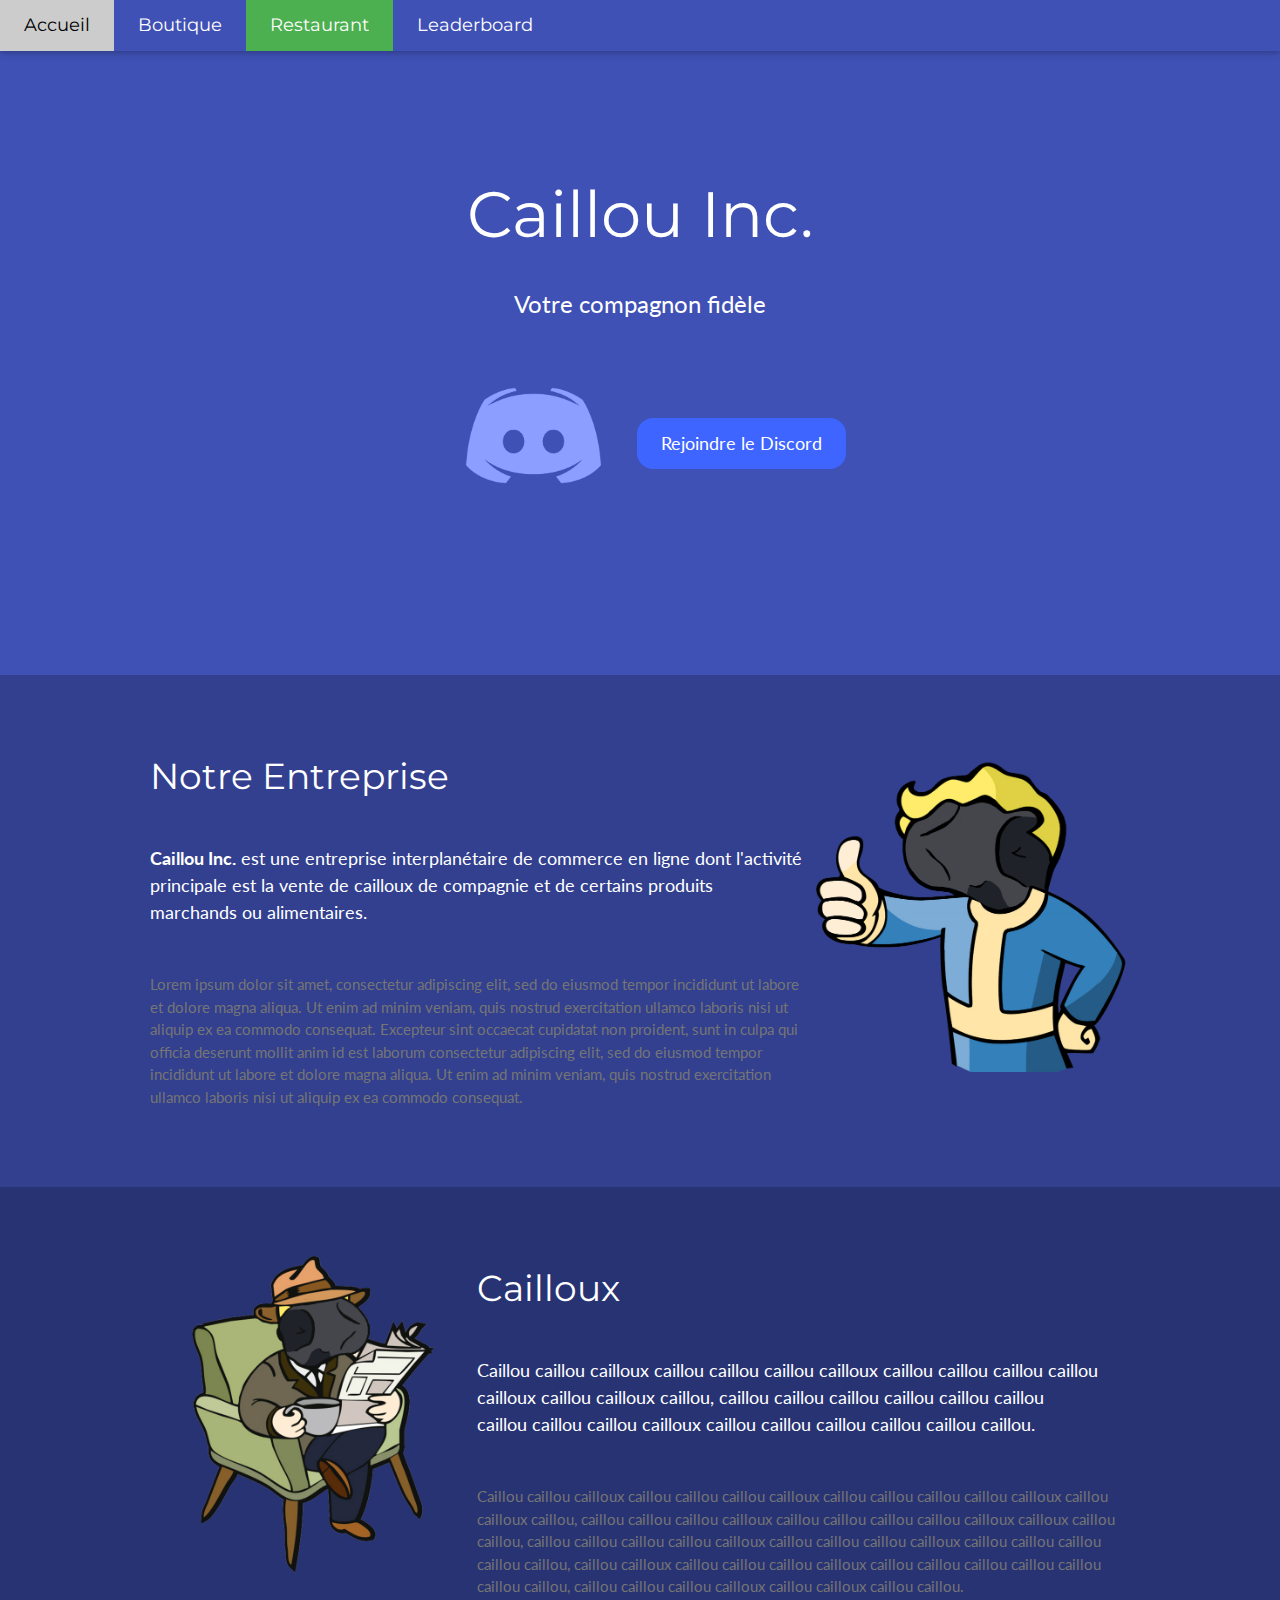
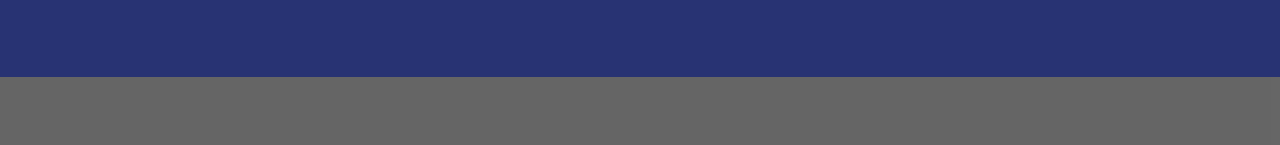
<file: index.html>
<!DOCTYPE html>
<html lang="fr">
<title>Caillou-Inc</title>
<meta charset="UTF-8">
<meta name="viewport" content="width=device-width, initial-scale=1">
<link rel="icon" href="./logo.ico" />
<link rel="stylesheet" href="https://www.w3schools.com/w3css/4/w3.css">
<link rel="stylesheet" href="https://fonts.googleapis.com/css?family=Lato">
<link rel="stylesheet" href="https://fonts.googleapis.com/css?family=Montserrat">
<link rel="stylesheet" href="https://cdnjs.cloudflare.com/ajax/libs/font-awesome/4.7.0/css/font-awesome.min.css">
<link rel="stylesheet" href="./css/w3-colors-win8.css">
<link rel="stylesheet" href="./css/w3-shades-blue.css">
<style>
body,h1,h2,h3,h4,h5,h6 {font-family: "Lato", sans-serif}
.w3-bar,h1,button {font-family: "Montserrat", sans-serif}
.fa-anchor,.fa-coffee {font-size:200px}
</style>
<body>

<!-- Navbar -->
<div class="w3-top">
  <div class="w3-bar w3-indigo w3-card w3-left-align w3-large">
    <a class="w3-bar-item w3-button w3-hide-medium w3-hide-large w3-right w3-padding-large w3-hover-white w3-large w3-indigo" href="javascript:void(0);" onclick="myFunction()" title="Toggle Navigation Menu"><i class="fa fa-bars"></i></a>
    <a href="#" class="w3-bar-item w3-button w3-padding-large w3-white">Accueil</a>
    <a href="./boutique.html" class="w3-bar-item w3-button w3-hide-small w3-padding-large w3-hover-white">Boutique</a>
    <a href="./restaurant.html" class="w3-bar-item w3-button w3-padding-large w3-hover-white w3-hide-small w3-green">Restaurant</a>
    <a href="./leaderboard.html" class="w3-bar-item w3-button w3-hide-small w3-padding-large w3-hover-white">Leaderboard</a>
  </div>

  <!-- Navbar on small screens -->
  <div id="navDemo" class="w3-bar-block w3-indigo w3-hide w3-hide-large w3-hide-medium w3-large">
    <a href="./boutique.html" class="w3-bar-item w3-button w3-padding-large w3-hover-white">Boutique</a>
    <a href="./restaurant.html" class="w3-bar-item w3-button w3-padding-large w3-hover-white">Restaurant</a>
  </div>
</div>

<!-- Header -->
<header class="w3-container w3-indigo w3-center" style="padding:150px 16px">
  <h1 class="w3-margin w3-jumbo">Caillou Inc.</h1>
  <p class="w3-xlarge">Votre compagnon fidèle</p>
  <img src="./img/discord.png" class="w3-button w3-margin w3-hover-indigo" alt="Discord" width="167" height="147" draggable="false">
  <a href="https://discord.gg/QdmRYDZQ5G" target="_blank" class="w3-button w3-win8-blue w3-padding-large w3-large w3-margin-top w3-round-xlarge">Rejoindre le Discord</a>
  </header>

<!-- First Grid -->
<div style="background-color: #32408f;" class="w3-row-padding w3-padding-64 w3-container">
  <div class="w3-content" >
    <div class="w3-twothird">
      <h1 class="w3-text-white">Notre Entreprise</h1>
      <h5 class="w3-padding-32 w3-text-white"><B>Caillou Inc.</B> est une entreprise interplanétaire de commerce en ligne dont l'activité principale est la vente de cailloux de compagnie
        et de certains produits marchands ou alimentaires.</h5>

      <p class="w3-text-grey">Lorem ipsum dolor sit amet, consectetur adipiscing elit, sed do eiusmod tempor incididunt ut labore et dolore magna aliqua. Ut enim ad minim veniam, quis nostrud exercitation ullamco laboris nisi ut aliquip ex ea commodo consequat. Excepteur sint
        occaecat cupidatat non proident, sunt in culpa qui officia deserunt mollit anim id est laborum consectetur adipiscing elit, sed do eiusmod tempor incididunt ut labore et dolore magna aliqua. Ut enim ad minim veniam, quis nostrud exercitation ullamco
        laboris nisi ut aliquip ex ea commodo consequat.</p>
    </div>

    <div class="w3-third w3-center">
      <img src="img\logo.png" width="100%" draggable="false">
    </div>
  </div>
</div>

<!-- Second Grid -->
<div class="w3-row-padding w3-padding-64 w3-container w3-theme-d2">
  <div class="w3-content">
    <div class="w3-third w3-center">
      <img src="./img/caillou-chaise.png" width="100%" draggable="false">
    </div>

    <div class="w3-twothird">
      <h1>Cailloux</h1>
      <h5 class="w3-padding-32">Caillou caillou cailloux caillou caillou caillou cailloux caillou caillou caillou caillou cailloux caillou cailloux caillou, caillou 
        caillou caillou caillou caillou caillou <br>caillou caillou caillou cailloux caillou caillou caillou caillou caillou caillou.</h5>

      <p class="w3-text-grey">Caillou caillou cailloux caillou caillou caillou cailloux caillou caillou caillou caillou cailloux caillou cailloux caillou, caillou caillou 
        caillou cailloux caillou caillou caillou caillou cailloux cailloux caillou caillou, caillou caillou caillou caillou cailloux caillou caillou caillou cailloux caillou 
        caillou caillou caillou caillou, caillou cailloux caillou caillou caillou cailloux caillou caillou caillou caillou caillou caillou caillou, caillou caillou caillou 
        cailloux caillou cailloux caillou caillou.</p>
    </div>
  </div>
</div>

<!-- Footer -->
<div class="w3-container w3-black w3-center w3-opacity" style="padding:0px 16px">
   <h1 class="w3-margin w3-xlarge w3-text-black">Oui, y a vraiment marqué 93 fois "cailloux" j'ai pas d'inspi me cassez pas les couilles</h1>
</div>

<script>
// Used to toggle the menu on small screens when clicking on the menu button
function myFunction() {
  var x = document.getElementById("navDemo");
  if (x.className.indexOf("w3-show") == -1) {
    x.className += " w3-show";
  } else { 
    x.className = x.className.replace(" w3-show", "");
  }
}
</script>

<!-- Scrollbar -->
<style>
  ::-webkit-scrollbar { 
      display: none; 
  }
    </style>
  
</body>
</html>
</file>
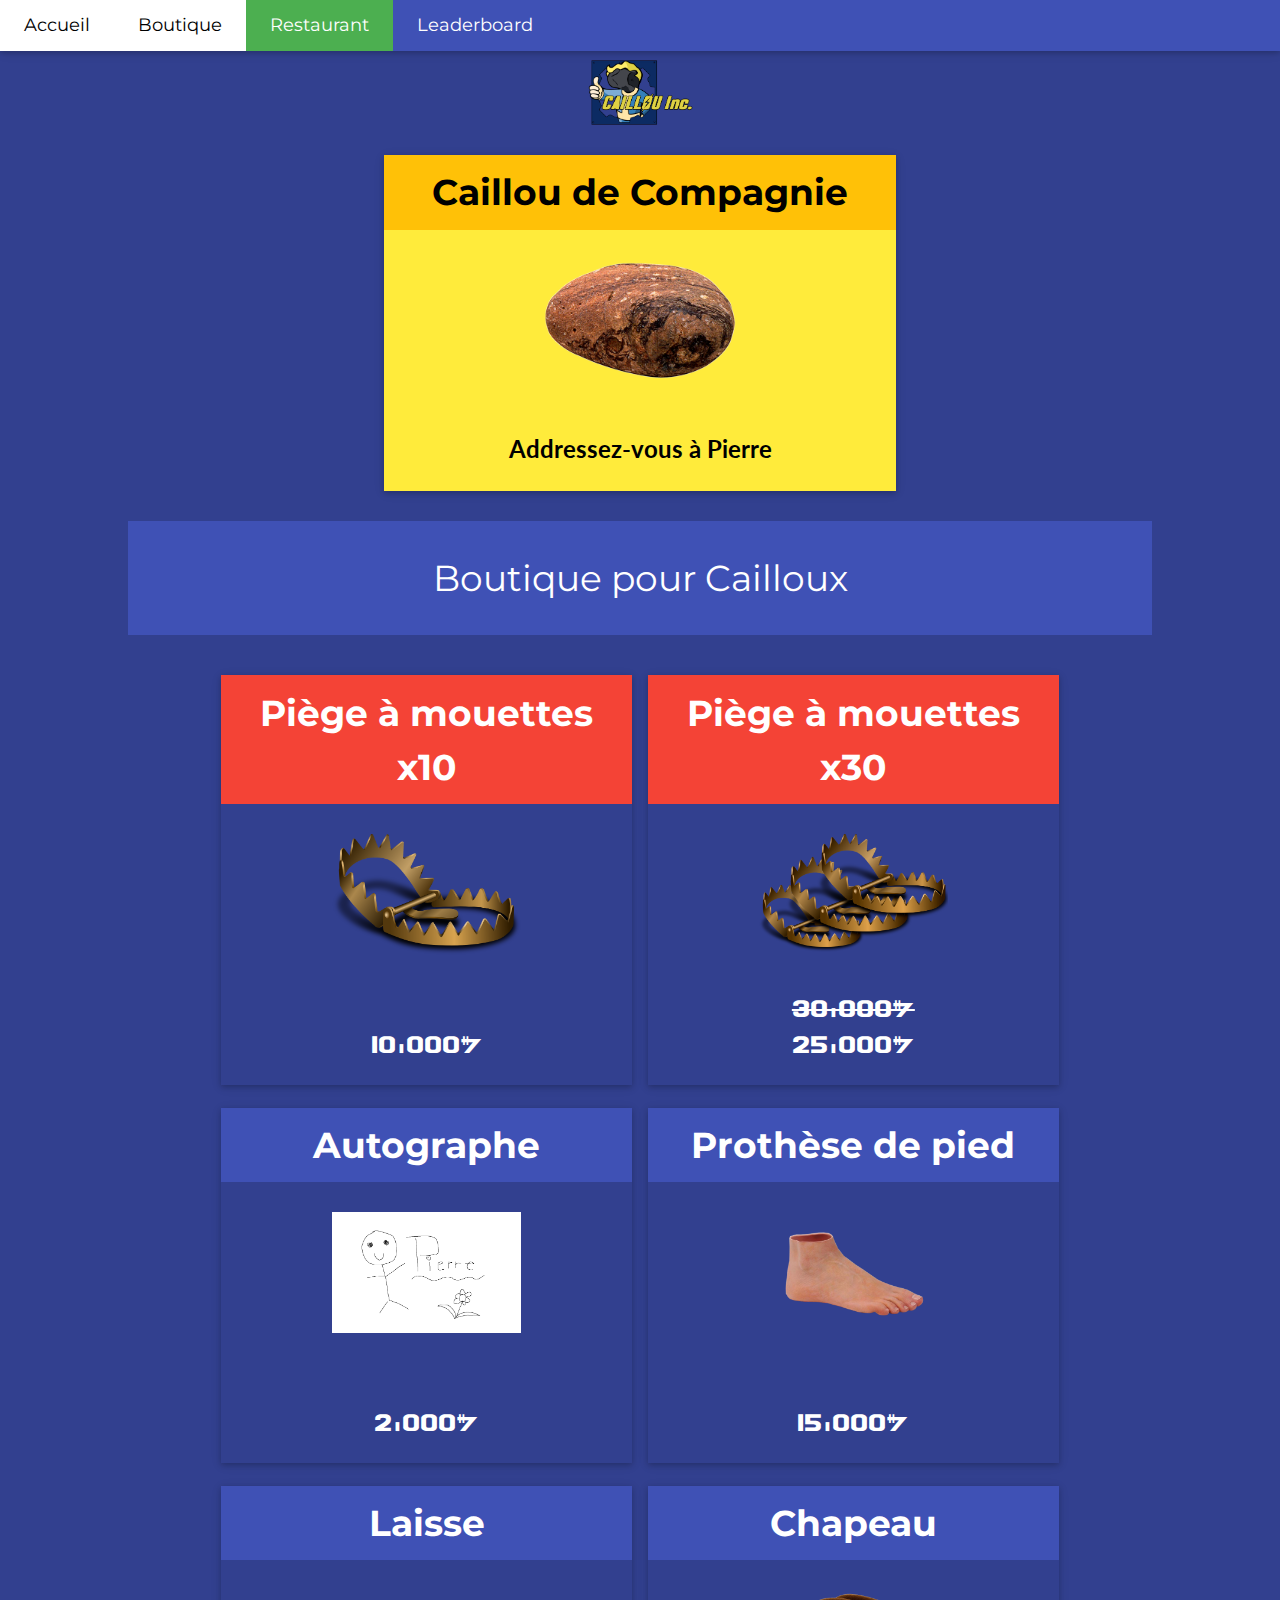
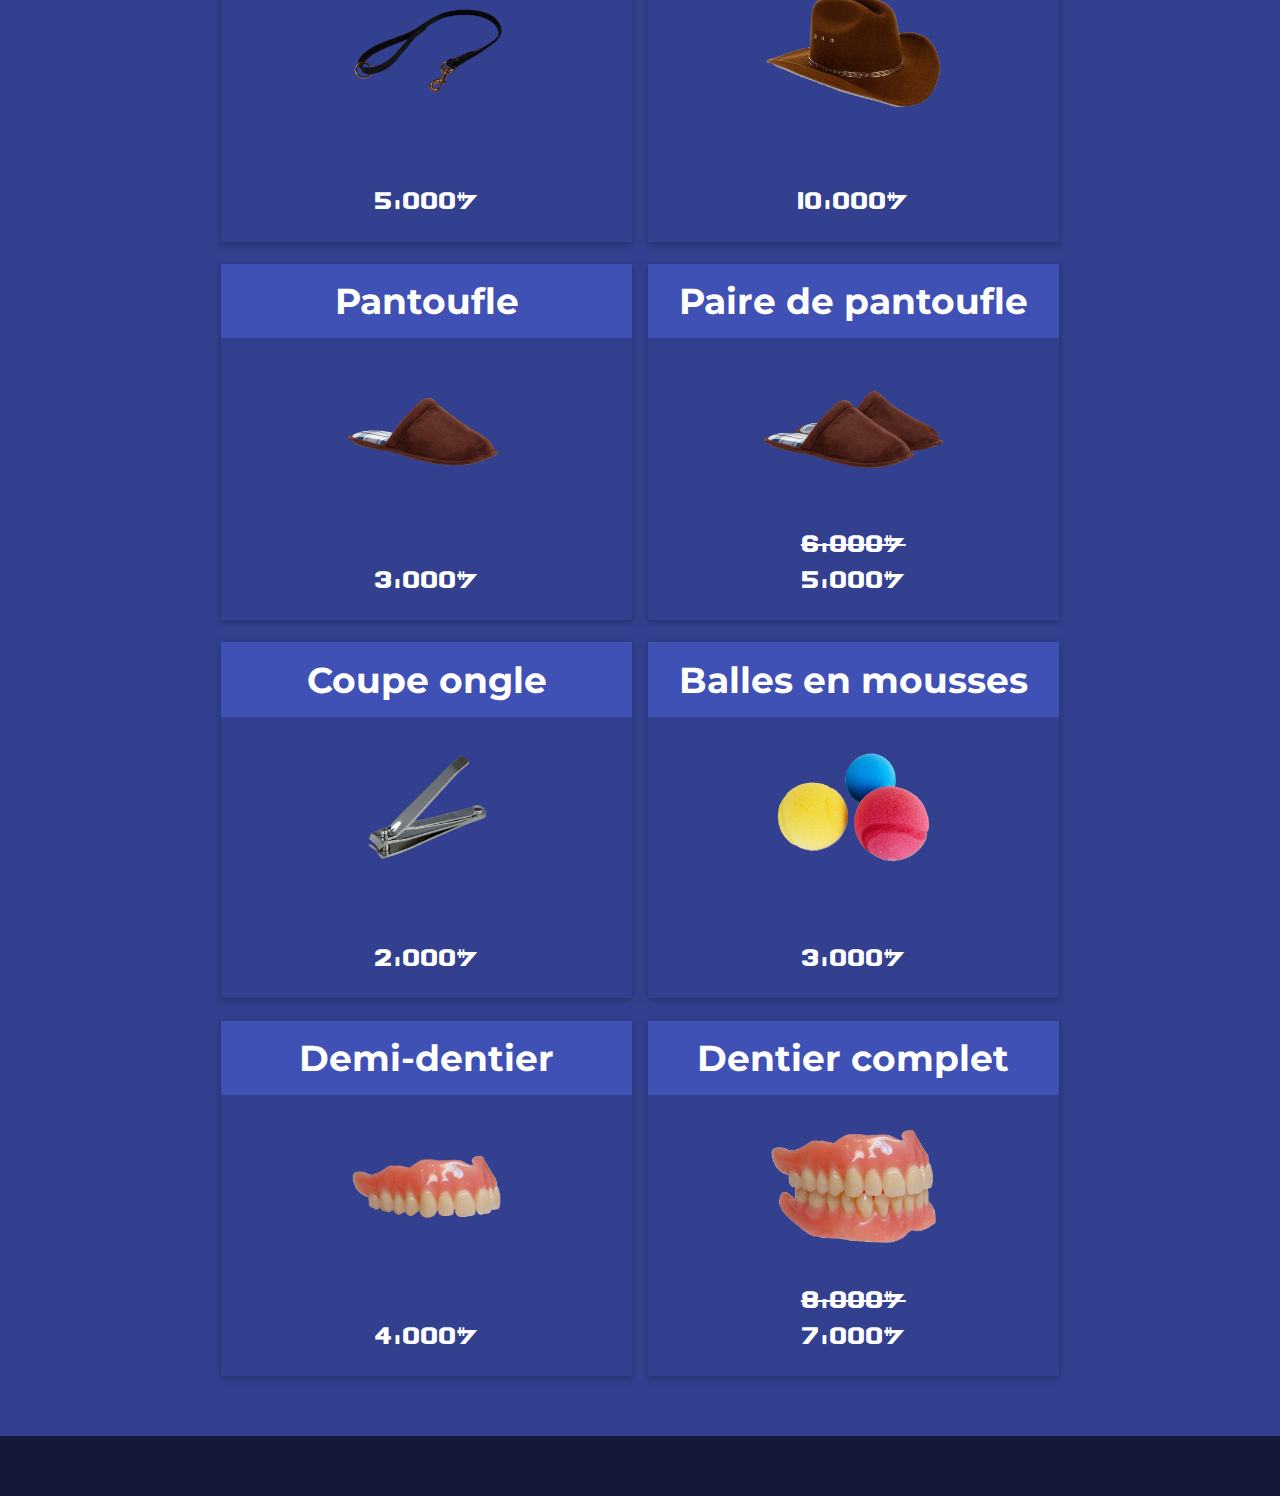
<file: boutique.html>
<!DOCTYPE html>
<html lang="fr">
<title>Caillou-Inc</title>
<meta charset="UTF-8">
<meta name="viewport" content="width=device-width, initial-scale=1">
<link rel="icon" href="./logo.ico" />
<link rel="stylesheet" href="https://www.w3schools.com/w3css/4/w3.css">
<link rel="stylesheet" href="https://fonts.googleapis.com/css?family=Lato">
<link rel="stylesheet" href="https://fonts.googleapis.com/css?family=Montserrat">
<link rel="stylesheet" href="https://cdnjs.cloudflare.com/ajax/libs/font-awesome/4.7.0/css/font-awesome.min.css">
<link rel="stylesheet" href="./css/w3-colors-win8.css">
<link rel="stylesheet" href="./css/w3-shades-blue.css">
<link rel="stylesheet" href="./css/font.css">
<style>
body,h1,h2,h3,h4,h5,h6 {font-family: "Lato", sans-serif}
.w3-bar,h1,button {font-family: "Montserrat", sans-serif}
.fa-anchor,.fa-coffee {font-size:200px}
</style>
<body >

<!-- Navbar -->
<div class="w3-top">
  <div class="w3-bar w3-indigo w3-card w3-left-align w3-large">
    <a class="w3-bar-item w3-button w3-hide-medium w3-hide-large w3-right w3-padding-large w3-hover-white w3-large w3-indigo" href="javascript:void(0);" onclick="myFunction()" title="Toggle Navigation Menu"><i class="fa fa-bars"></i></a>
    <a href="./index.html" class="w3-bar-item w3-button w3-padding-large w3-hover-white">Accueil</a>
    <a href="#" class="w3-bar-item w3-button w3-hide-small w3-padding-large w3-white">Boutique</a>
    <a href="./restaurant.html" class="w3-bar-item w3-button w3-padding-large w3-hover-white w3-hide-small w3-green">Restaurant</a>
    <a href="./leaderboard.html" class="w3-bar-item w3-button w3-hide-small w3-padding-large w3-hover-white">Leaderboard</a>
  </div>

  <!-- Navbar on small screens -->
  <div id="navDemo" class="w3-bar-block w3-indigo w3-hide w3-hide-large w3-hide-medium w3-large">
    <a href="#" class="w3-bar-item w3-button w3-padding-large w3-white">Boutique</a>
    <a href="./restaurant.html" class="w3-bar-item w3-button w3-padding-large w3-hover-white">Restaurant</a>
</div>
</div>

<!-- main -->
<div style="background-color: #32408f;">
<div class="w3-center" style="padding: 50px 0px 20px;">
    <img src="./img/logo_nom.png" class="w3-hide-small" style="width: 10%;" draggable="false">
</div>

<!-- caillou -->
<div style="padding: 0px 30% 10px;">
<div class="w3-card">
  <div class="w3-container w3-amber">
    <h1 class="w3-center"><b>Caillou de Compagnie</b></h1>
  </div>
  <div class="w3-container w3-xlarge w3-center w3-yellow">
    <img src="./img/caillou.png" width="50%" draggable="false" style="padding: 14px 0px 10px;">
    <p class=""><b>Addressez-vous à Pierre</b></p>
  </div>
  </div>
</div>


<!-- Accessoires -->
<div style="padding: 20px 10% 20px">
  <div class="w3-container w3-xlarge w3-center w3-indigo" style="padding: 20px;">
    <h1 class="w3-text-white">Boutique pour Cailloux</h1>
  </div>
</div>

<div class="w3-row-padding" style="  display: flex; flex-direction: row; justify-content: center; align-items: center; text-align: center; min-height: 20vh; padding: 20px 0px 60px;">
  <div class="w3-third">
    <div class="w3-card">
      <div class="w3-container w3-red">
        <h1><b>Piège à mouettes x10</b></h1>
      </div>
      <div class="w3-container w3-xlarge">
        <img src="./src/piège-à-machoires.png" width="50%" draggable="false" style="padding: 30px 0px 10px;">
        <p class="w3-text-white galbasic"><br>10,000$</p>
      </div>
      </div>
    <br>
    <div class="w3-card">
    <div class="w3-container w3-indigo">
      <h1><b>Autographe</b></h1>
    </div>
    <div class="w3-container w3-xlarge">
      <img src="./img/autographe.png" width="50%" draggable="false" style="padding: 30px 0px 10px;">
      <p class="w3-text-white galbasic"><br>2,000$</p>
    </div>
    </div>
    <br>
    <div class="w3-card">
      <div class="w3-container w3-indigo">
        <h1><b>Laisse</b></h1>
      </div>
      <div class="w3-container w3-xlarge w3-center">
        <img src="./img/laisse.png" width="50%" draggable="false" style="padding: 30px 0px 10px;">
        <p class="w3-text-white galbasic"><br>5,000$</p>
      </div>
      </div>
      <br>
      <div class="w3-card">
        <div class="w3-container w3-indigo">
          <h1><b>Pantoufle</b></h1>
        </div>
        <div class="w3-container w3-xlarge w3-center">
          <img src="./img/pantoufle.png" width="50%" draggable="false" style="padding: 30px 0px 10px;">
          <p class="w3-text-white galbasic"><br>3,000$</p>
        </div>
        </div>
        <br>
        <div class="w3-card">
          <div class="w3-container w3-indigo">
            <h1><b>Coupe ongle</b></h1>
          </div>
          <div class="w3-container w3-xlarge w3-center">
            <img src="./img/coupe-ongle.png" width="50%" draggable="false" style="padding: 30px 0px 10px;">
            <p class="w3-text-white galbasic"><br>2,000$</p>
          </div>
          </div>
          <br>
          <div class="w3-card">
            <div class="w3-container w3-indigo">
              <h1><b>Demi-dentier</b></h1>
            </div>
            <div class="w3-container w3-xlarge w3-center">
              <img src="./img/dentier-haut.png" width="50%" draggable="false" style="padding: 30px 0px 10px;">
              <p class="w3-text-white galbasic"><br>4,000$</p>
            </div>
            </div>
  </div>
  

  
  <div class="w3-third">
    <div class="w3-card">
      <div class="w3-container w3-red">
        <h1><b>Piège à mouettes x30</b></h1>
      </div>
      <div class="w3-container w3-xlarge">
        <img src="./img/piège-à-machoires-x3.png" width="50%" draggable="false" style="padding: 30px 0px 10px;">
        <p class="w3-text-white galbasic"><del>30,000$</del><br>25,000$</p>
      </div>
      </div>
    <br>
    <div class="w3-card">
    <div class="w3-container w3-indigo">
      <h1><b>Prothèse de pied</b></h1>
    </div>
    <div class="w3-container w3-xlarge">
      <img src="./img/pied.png" width="50%" draggable="false" style="padding: 30px 0px 10px;">
      <p class="w3-text-white galbasic"><br>15,000$</p>
    </div>
    </div>
    <br>
    <div class="w3-card">
      <div class="w3-container w3-indigo">
        <h1><b>Chapeau</b></h1>
      </div>
      <div class="w3-container w3-xlarge">
        <img src="./img/chapeau.png" width="50%" draggable="false" style="padding: 30px 0px 10px;">
        <p class="w3-text-white galbasic"><br>10,000$</p>
      </div>
      </div>
      <br>
      <div class="w3-card">
        <div class="w3-container w3-indigo">
          <h1><b>Paire de pantoufle</b></h1>
        </div>
        <div class="w3-container w3-xlarge w3-center">
          <img src="./img/paire-pantoufle.png" width="50%" draggable="false" style="padding: 30px 0px 10px;">
          <p class="w3-text-white galbasic"><del>6,000$</del><br>5,000$</p>
        </div>
        </div>
        <br>
        <div class="w3-card">
          <div class="w3-container w3-indigo">
            <h1><b>Balles en mousses</b></h1>
          </div>
          <div class="w3-container w3-xlarge w3-center">
            <img src="./img/balles.png" width="50%" draggable="false" style="padding: 30px 0px 10px;">
            <p class="w3-text-white galbasic"><br>3,000$</p>
          </div>
          </div>
          <br>
          <div class="w3-card">
            <div class="w3-container w3-indigo">
              <h1><b>Dentier complet</b></h1>
            </div>
            <div class="w3-container w3-xlarge w3-center">
              <img src="./img/dentier-complet.png" width="50%" draggable="false" style="padding: 30px 0px 10px;">
              <p class="w3-text-white galbasic"><del>8,000$</del><br>7,000$</p>
            </div>
            </div>
  </div>
  </div>

<!-- Footer -->
<div class="w3-container w3-black w3-center w3-opacity" style="padding:30px 16px">
    <!-- <h1 class="w3-margin w3-xlarge">Quote of the day: live life</h1> -->
</div>

<script>
// Used to toggle the menu on small screens when clicking on the menu button
function myFunction() {
  var x = document.getElementById("navDemo");
  if (x.className.indexOf("w3-show") == -1) {
    x.className += " w3-show";
  } else { 
    x.className = x.className.replace(" w3-show", "");
  }
}
</script>

<!-- Scrollbar -->
<style>
::-webkit-scrollbar { 
    display: none; 
}
  </style>

</body>
</html>
</file>
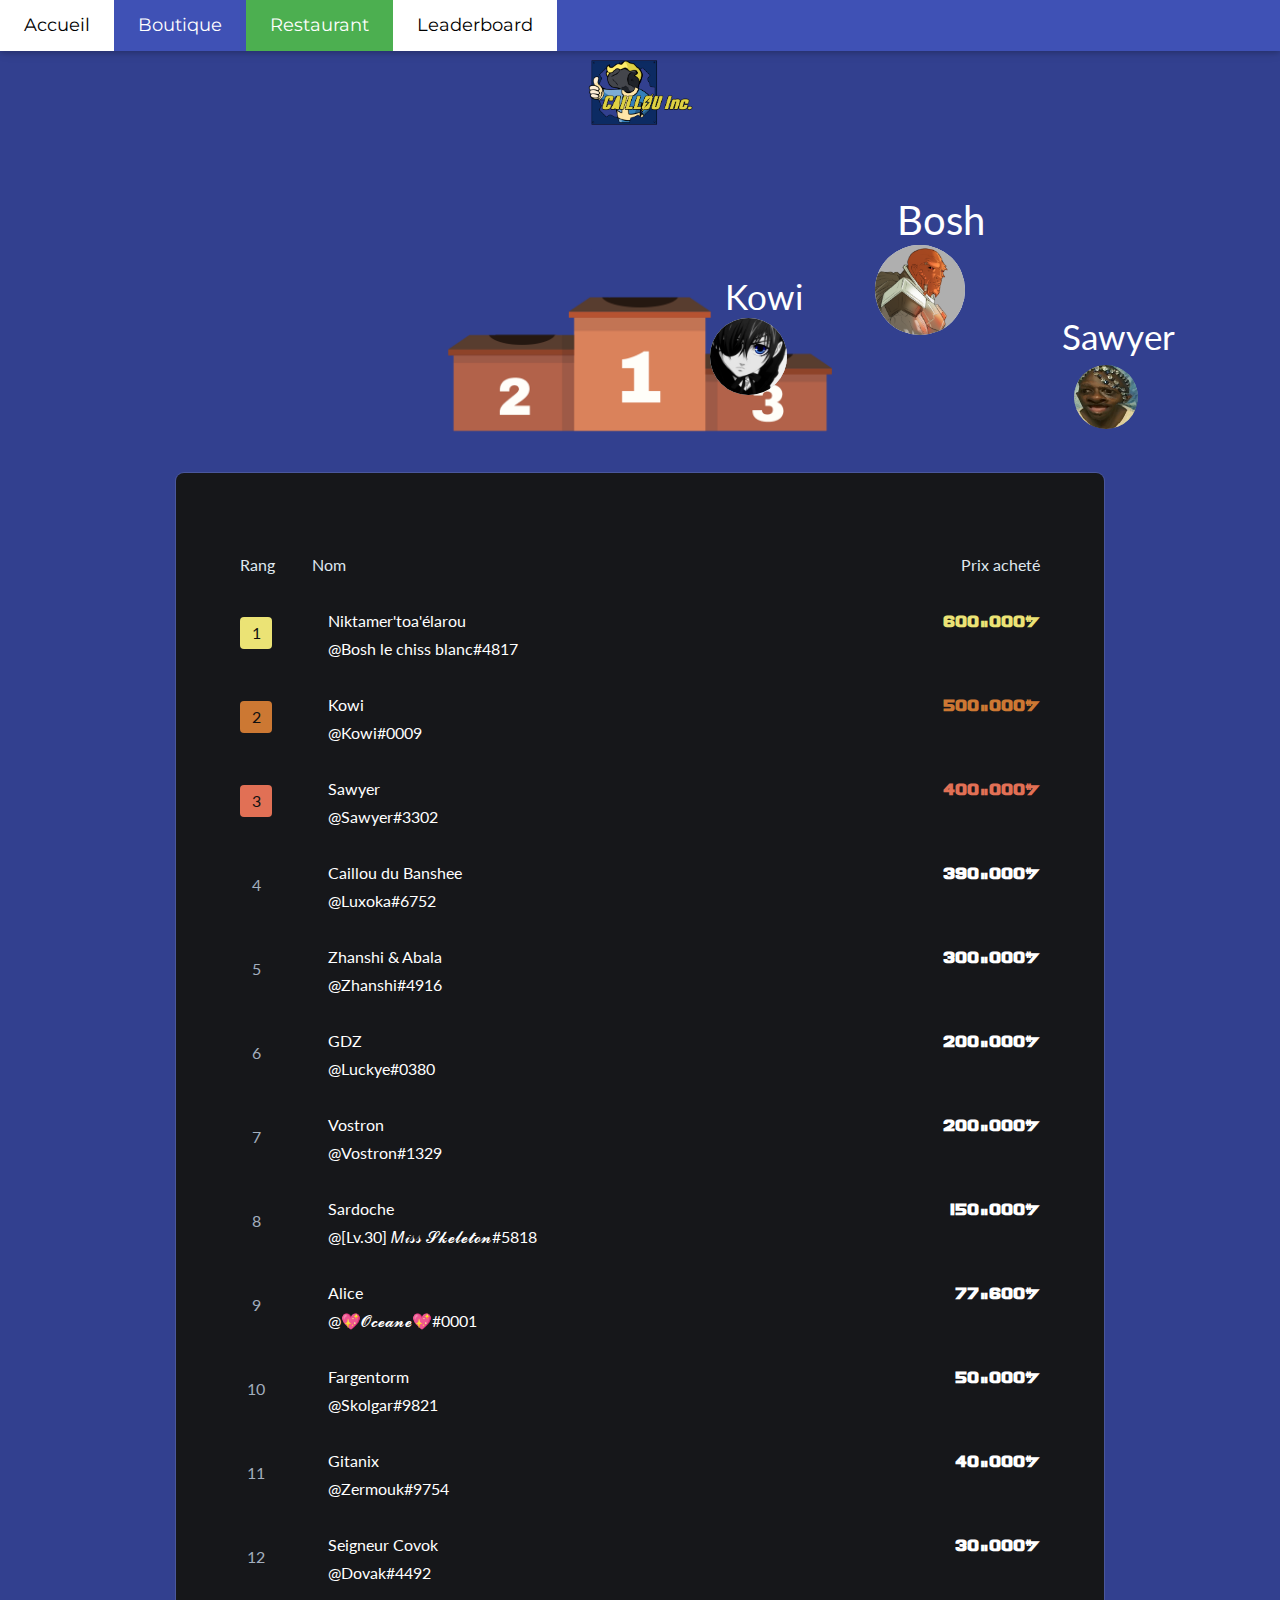
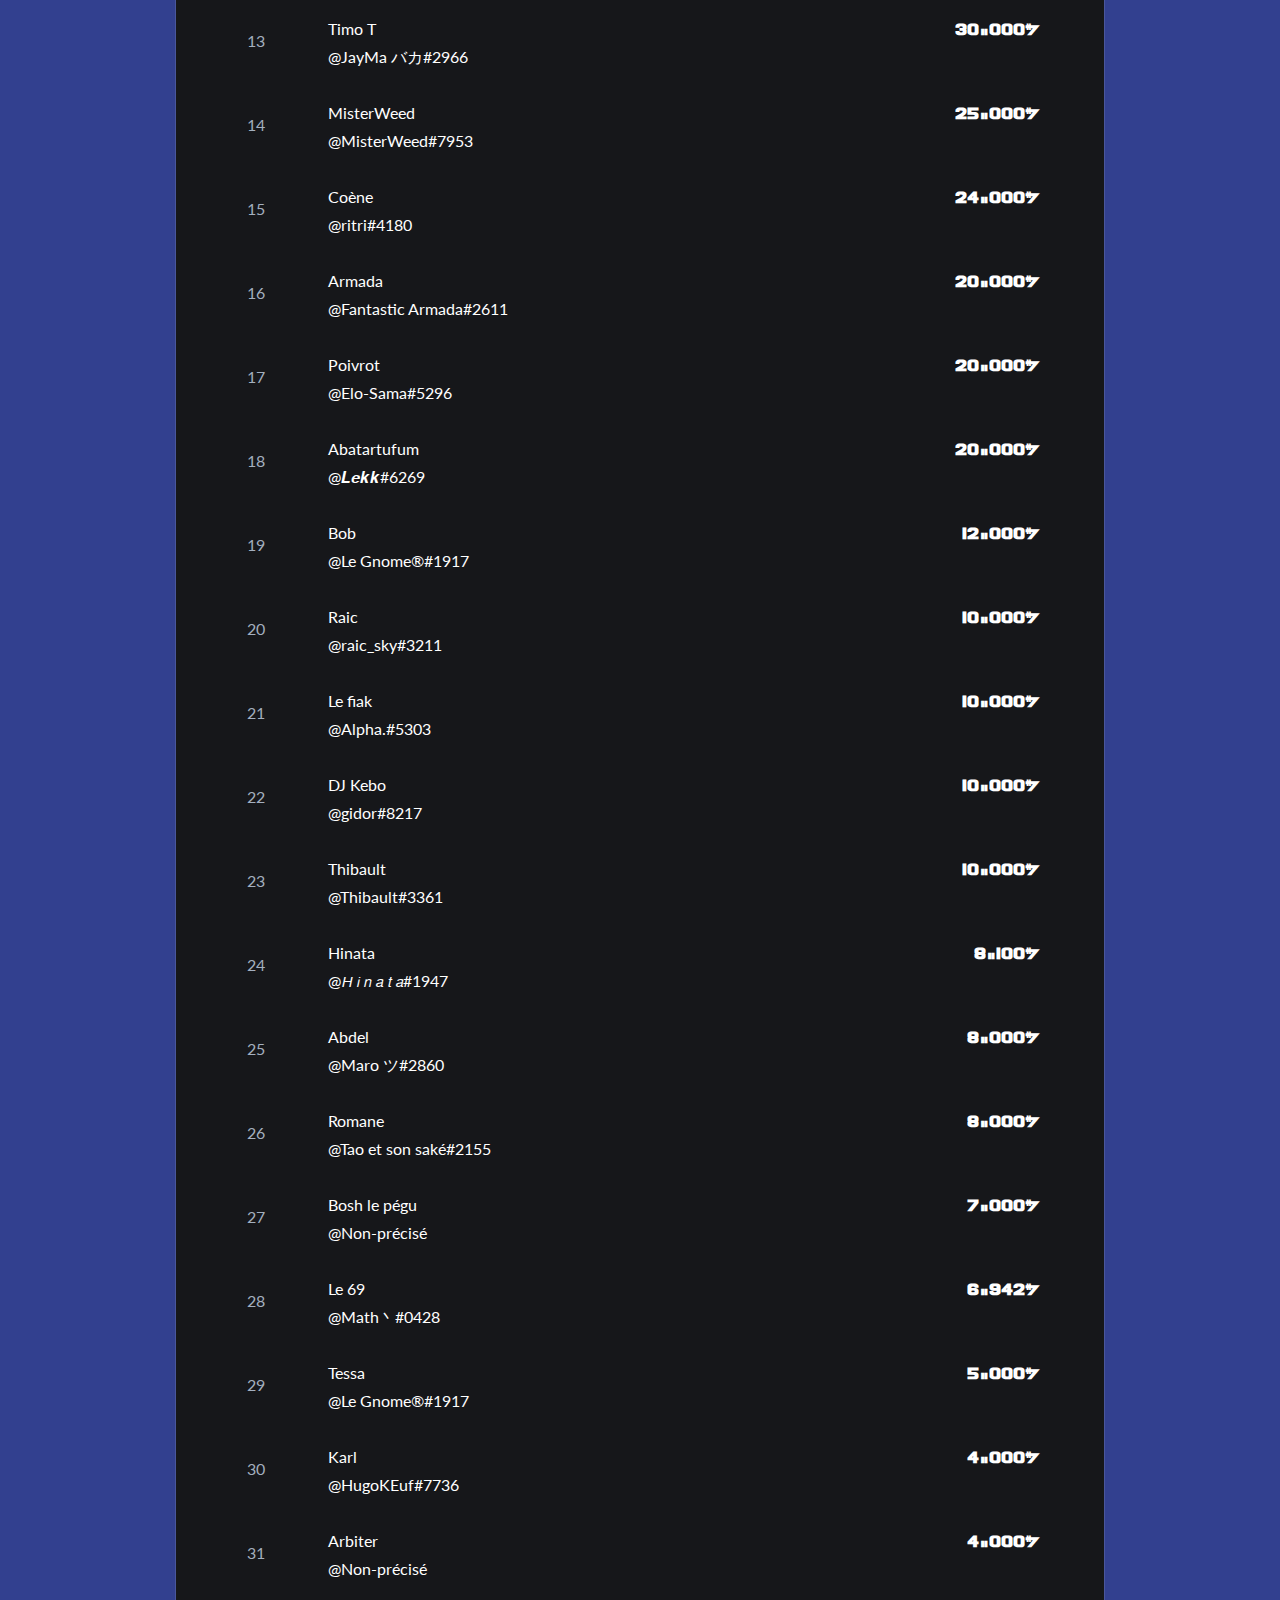
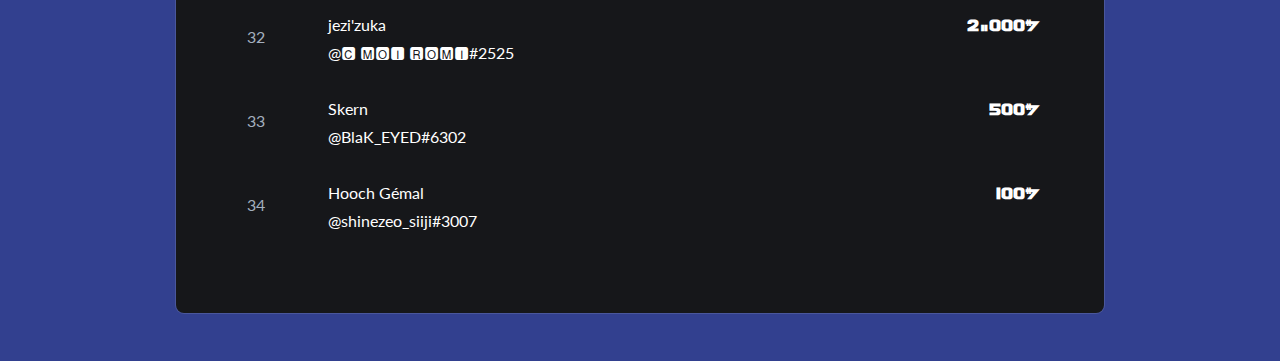
<file: leaderboard.html>
<!DOCTYPE html>
<html lang="fr">
<title>Caillou-Inc</title>
<meta charset="UTF-8">
<meta name="viewport" content="width=device-width, initial-scale=1">
<link rel="icon" href="./logo.ico" />
<link rel="stylesheet" href="https://www.w3schools.com/w3css/4/w3.css">
<link rel="stylesheet" href="https://fonts.googleapis.com/css?family=Lato">
<link rel="stylesheet" href="https://fonts.googleapis.com/css?family=Montserrat">
<link rel="stylesheet" href="https://cdnjs.cloudflare.com/ajax/libs/font-awesome/4.7.0/css/font-awesome.min.css">
<link rel="stylesheet" href="./css/w3-colors-win8.css">
<link rel="stylesheet" href="./css/w3-shades-blue.css">
<link rel="stylesheet" href="./css/font.css">
<link rel="stylesheet" href="./css/style.css">

<style>
body,h1,h2,h3,h4,h5,h6 {font-family: "Lato", sans-serif}
.w3-bar,h1,button {font-family: "Montserrat", sans-serif}
.fa-anchor,.fa-coffee {font-size:200px}
</style>
<body >

<!-- Navbar -->
<div class="w3-top">
  <div class="w3-bar w3-indigo w3-card w3-left-align w3-large">
    <a class="w3-bar-item w3-button w3-hide-medium w3-hide-large w3-right w3-padding-large w3-hover-white w3-large w3-indigo" href="javascript:void(0);" onclick="myFunction()" title="Toggle Navigation Menu"><i class="fa fa-bars"></i></a>
    <a href="./index.html" class="w3-bar-item w3-button w3-padding-large w3-hover-white">Accueil</a>
    <a href="./boutique.html" class="w3-bar-item w3-button w3-padding-large w3-hover-white">Boutique</a>
    <a href="./restaurant.html" class="w3-bar-item w3-button w3-padding-large w3-hover-white w3-hide-small w3-green">Restaurant</a>
    <a href="#" class="w3-bar-item w3-button w3-hide-small w3-padding-large w3-white">Leaderboard</a>
  </div>

  <!-- Navbar on small screens -->
  <div id="navDemo" class="w3-bar-block w3-indigo w3-hide w3-hide-large w3-hide-medium w3-large">
    <a href="#" class="w3-bar-item w3-button w3-padding-large w3-white">Boutique</a>
    <a href="./restaurant.html" class="w3-bar-item w3-button w3-padding-large w3-hover-white">Restaurant</a>
</div>
</div>

<!-- main -->
<div style="background-color: #32408f;">
<div class="w3-center" style="padding: 50px 0px 110px;">
    <img src="./img/logo_nom.png" class="w3-hide-small" style="width: 10%;" draggable="false">
</div>

<div style="background-color: #32408f;" class="w3-hide-small w3-hide-medium">
    <div class="w3-center" style="padding: 0px 0px 20px;">
        <img src="./img/podium.png" style="width: 30%;" draggable="false">
        <img src="./pdp/Bosh.png" style="width: 7%; position: absolute; top: 245px; left: 875px;" class="c-avatar c-media__img">
        <h2 style="position: absolute; top: 180px; left: 897px; font-size:40px">Bosh</h2>
        <img src="./pdp/Kowi.png" style="width: 6%; position: absolute; top: 318px; left: 710px;" class="c-avatar c-media__img">
        <h2 style="position: absolute; top: 260px; left: 725px; font-size:35px">Kowi</h2>
        <img src="./pdp/Sawyer.png" style="width: 5%; position: absolute; top: 365px; left: 1074px;" class="c-avatar c-media__img">
        <h2 style="position: absolute; top: 300px; left: 1062px;; font-size:35px">Sawyer</h2>
    </div>

<div class="l-wrapper">
    <div class="l-grid">
        <div class="l-grid__item">
            <div class="c-card">
                <div class="c-card__body">
                    <ul class="c-list" id="list">
                        <li class="c-list__item">
                            <div class="c-list__grid">
                                <div class="u-text--left u-text--small u-text--medium">Rang</div>
                                <div class="u-text--left u-text--small u-text--medium">Nom</div>
                                <div class="u-text--right u-text--small u-text--medium">Prix acheté</div>
                            </div>
                        </li>
                    </ul>
                </div>
            </div>
        </div>
    </div>
</div>
<!-- partial -->
<script src="./script.js"></script>

<script>
function myFunction() {
  var x = document.getElementById("navDemo");
  if (x.className.indexOf("w3-show") == -1) {
    x.className += " w3-show";
  } else { 
    x.className = x.className.replace(" w3-show", "");
  }
}
</script>

<!-- Scrollbar -->
<style>
::-webkit-scrollbar { 
    display: none; 
}
  </style>

</body>
</html>
</file>
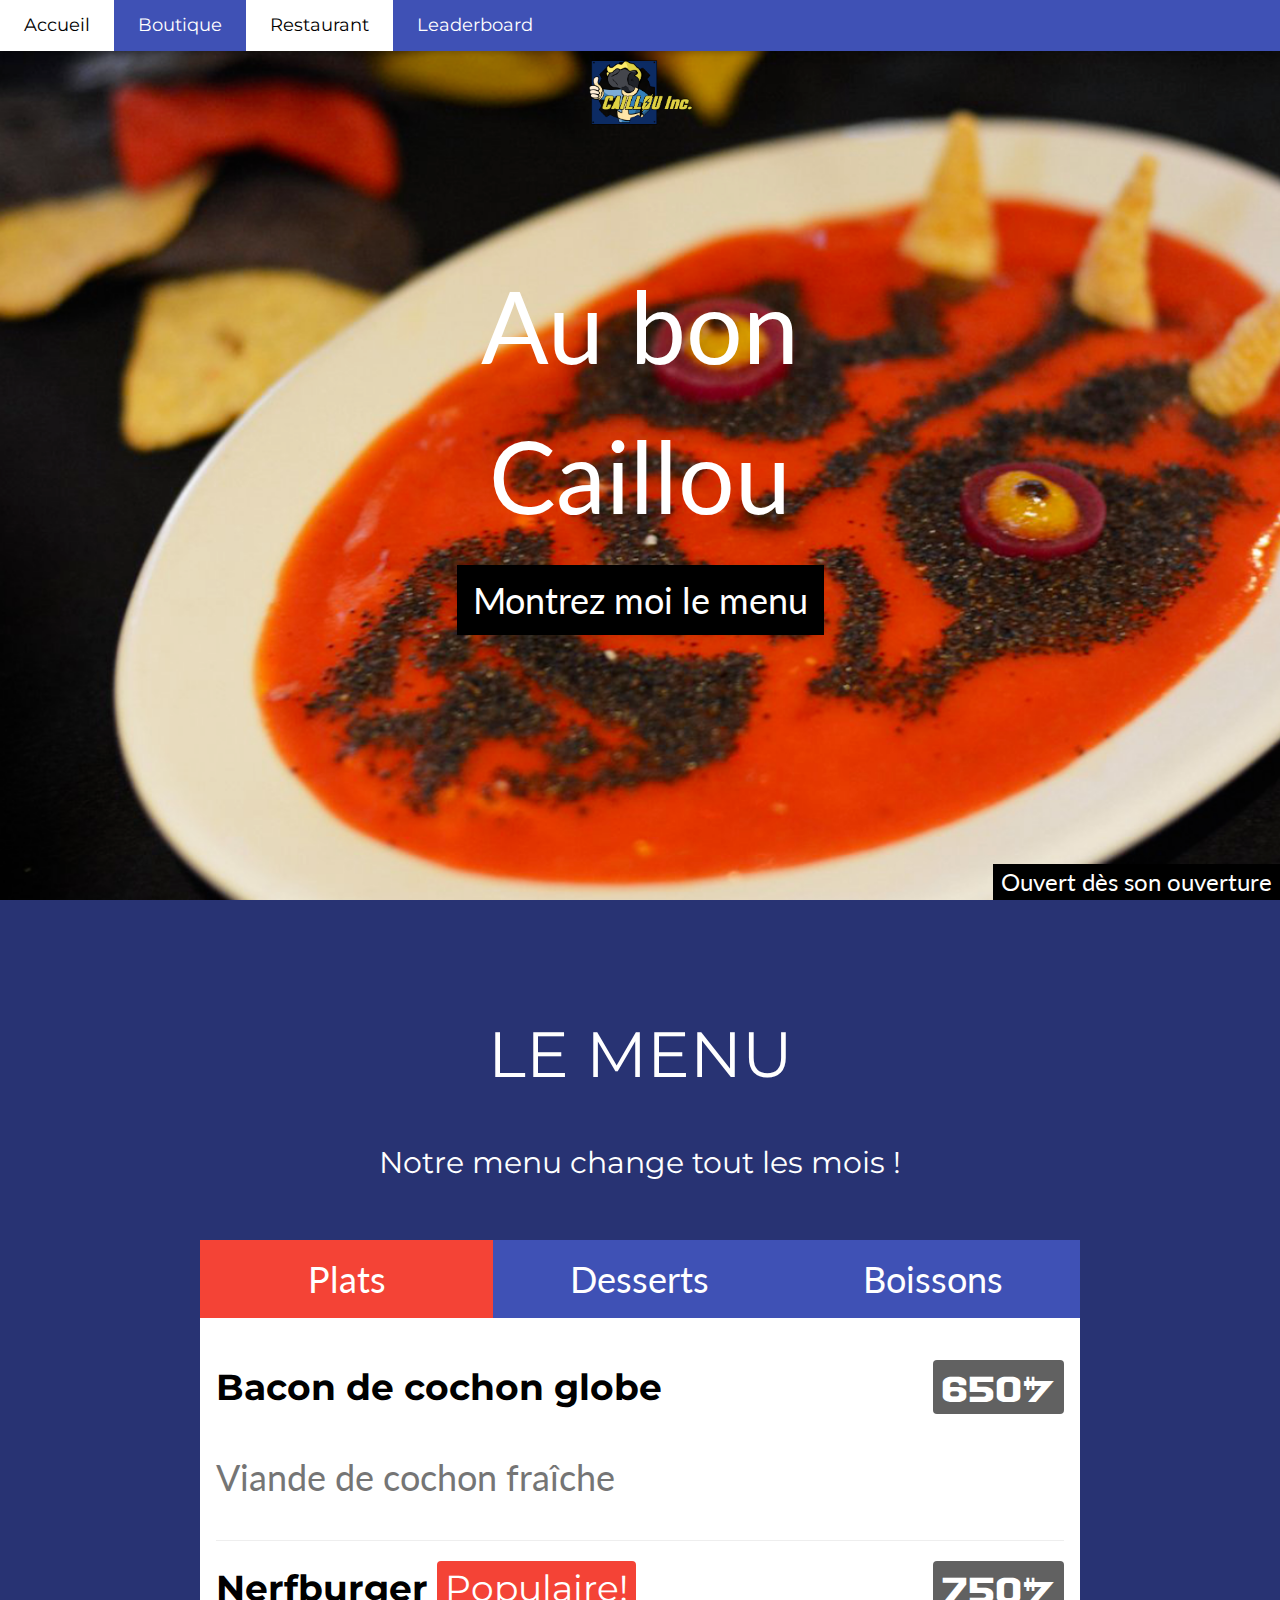
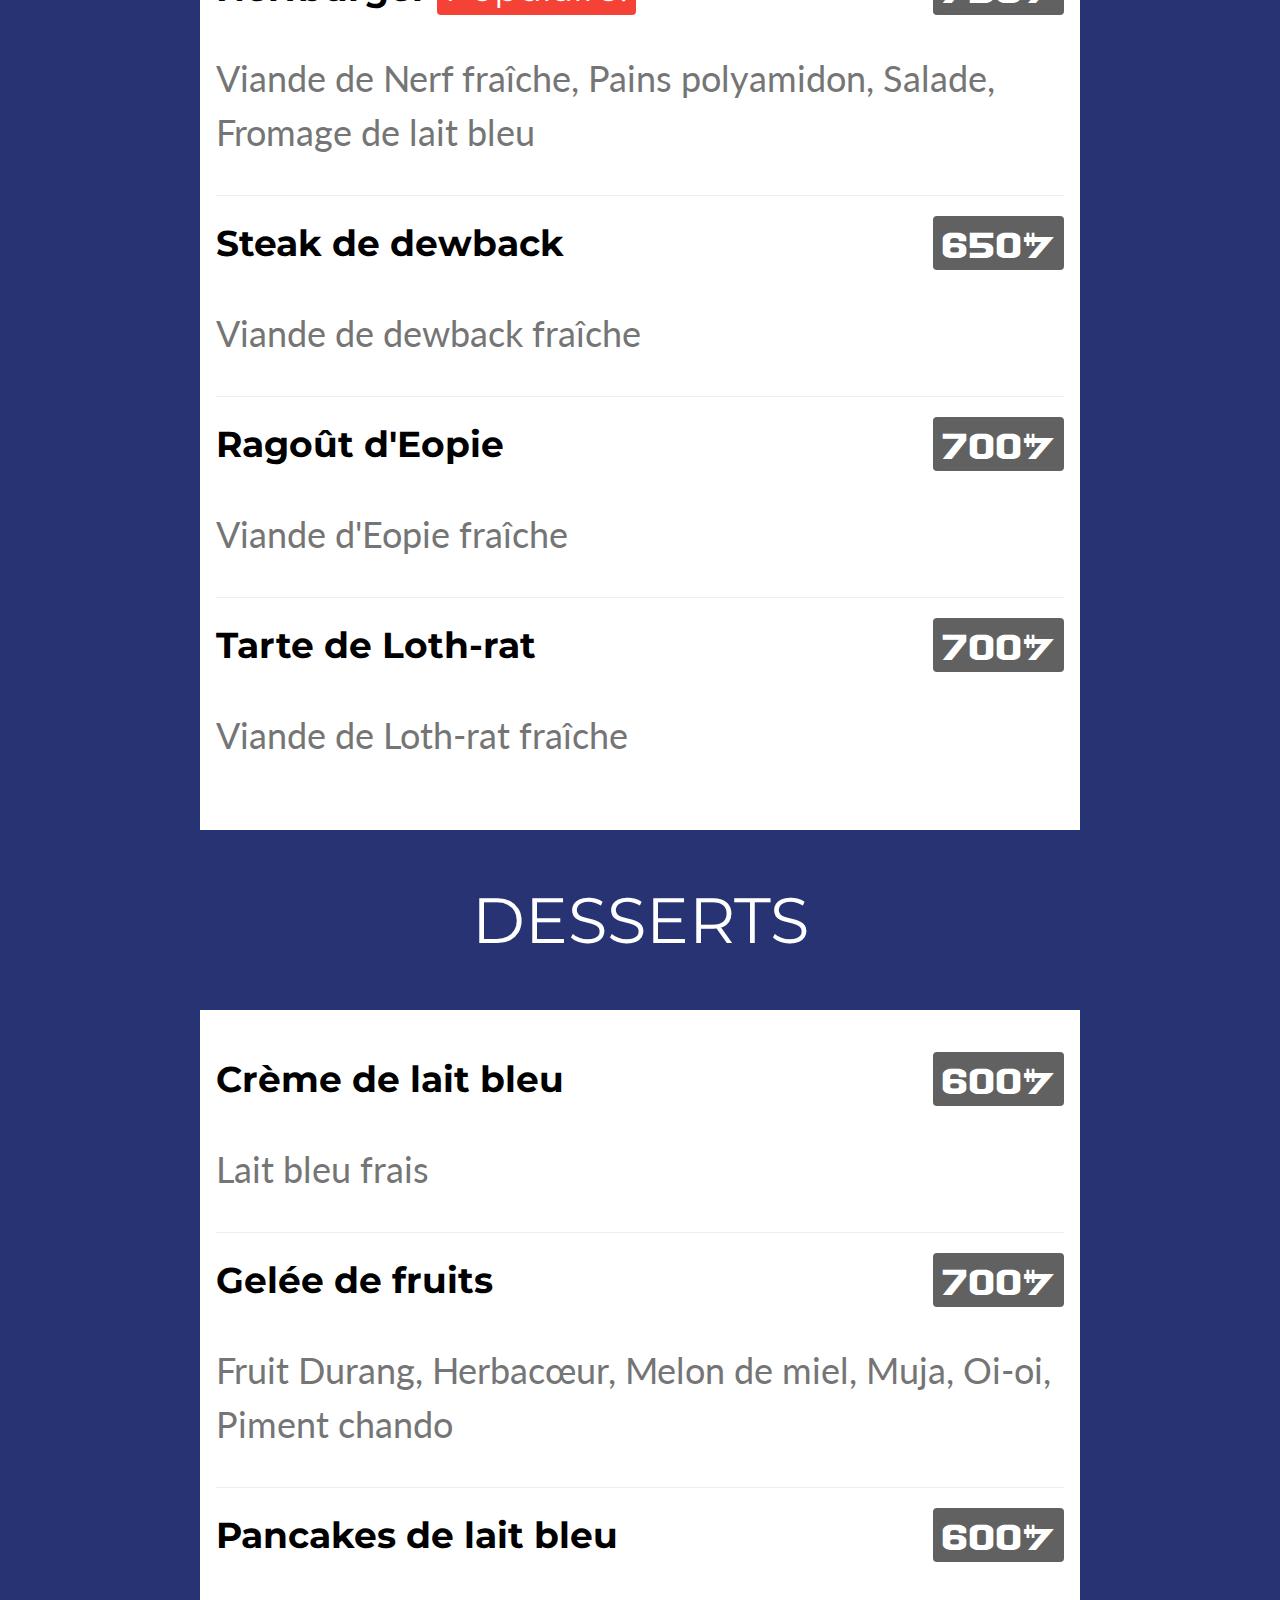
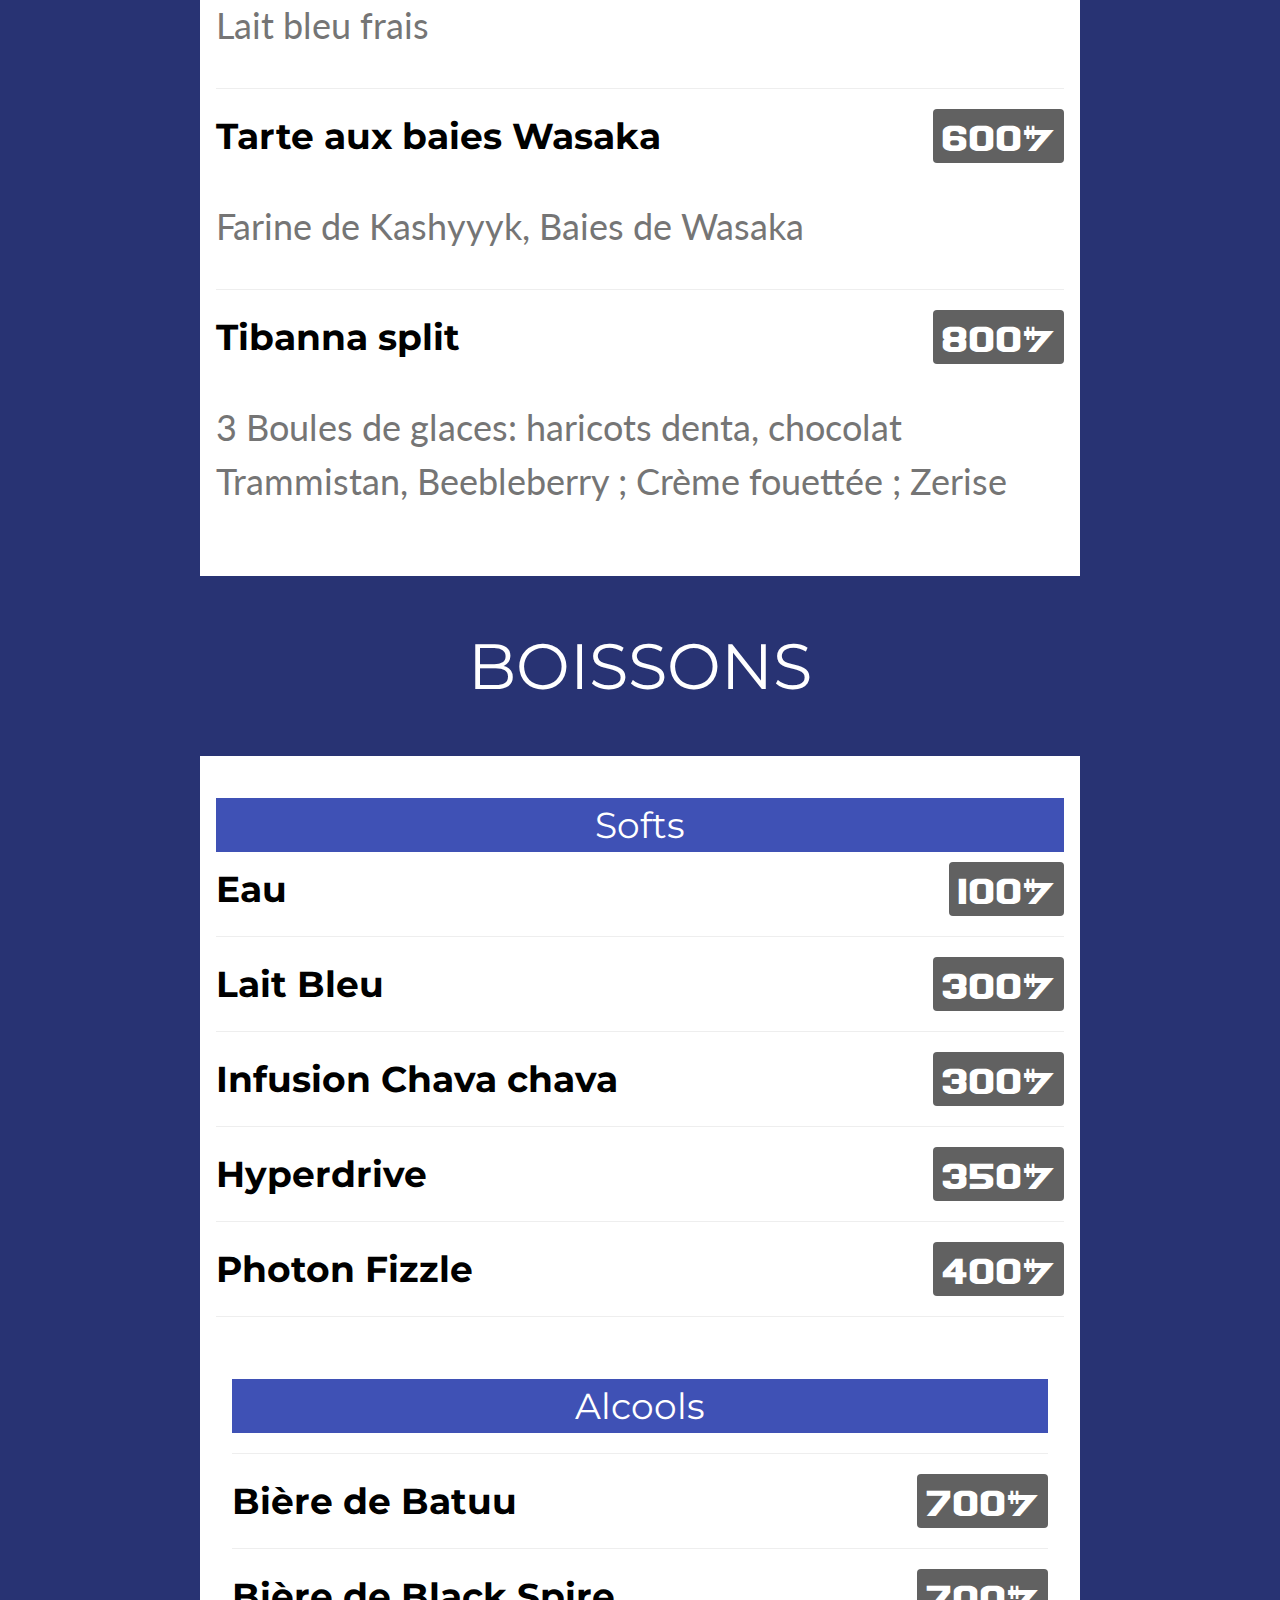
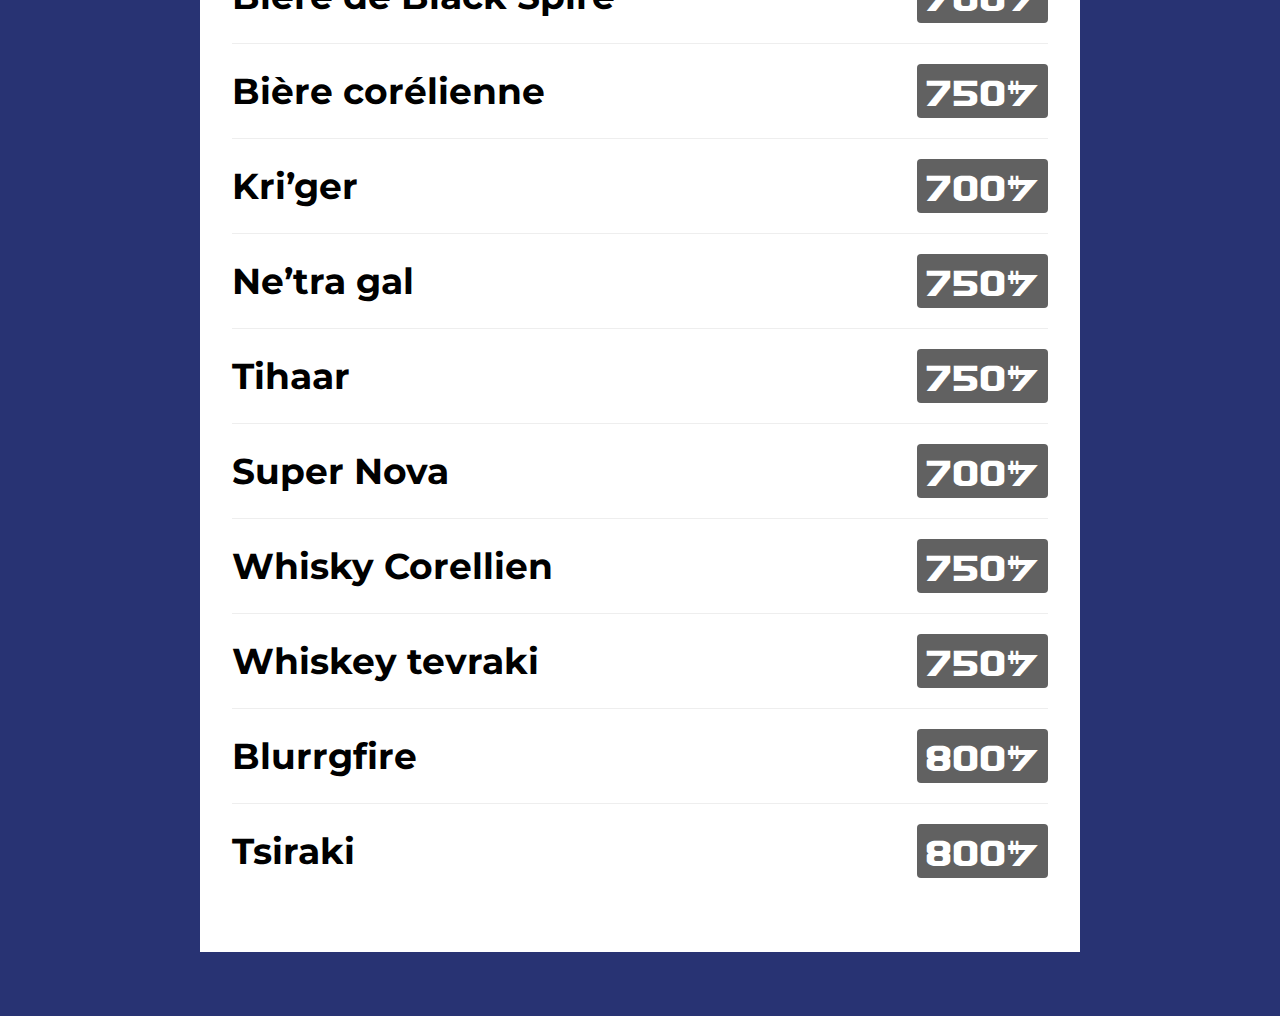
<file: restaurant.html>
<!DOCTYPE html>
<html lang="fr">
<title>Caillou-Inc</title>
<meta charset="UTF-8">
<meta name="viewport" content="width=device-width, initial-scale=1">
<link rel="icon" href="./logo.ico" />
<link rel="stylesheet" href="https://www.w3schools.com/w3css/4/w3.css">
<link rel="stylesheet" href="https://fonts.googleapis.com/css?family=Lato">
<link rel="stylesheet" href="https://fonts.googleapis.com/css?family=Montserrat">
<link rel="stylesheet" href="https://cdnjs.cloudflare.com/ajax/libs/font-awesome/4.7.0/css/font-awesome.min.css">
<link rel="stylesheet" href="./css/w3-colors-win8.css">
<link rel="stylesheet" href="./css/w3-shades-blue.css">
<link rel="stylesheet" href="./css/font.css">
<link rel="stylesheet" href="./css/w3-shades-blue.css">
<link rel="stylesheet" href="./css/slider.css">
<style>
body,h1,h2,h3,h4,h5,h6 {font-family: "Lato", sans-serif}
.w3-bar,h1,button {font-family: "Montserrat", sans-serif}
.fa-anchor,.fa-coffee {font-size:200px}
</style>
<body >

<!-- Navbar -->
<div class="w3-top">
  <div class="w3-bar w3-indigo w3-card w3-left-align w3-large">
    <a class="w3-bar-item w3-button w3-hide-medium w3-hide-large w3-right w3-padding-large w3-hover-white w3-large w3-indigo" href="javascript:void(0);" onclick="myFunction()" title="Toggle Navigation Menu"><i class="fa fa-bars"></i></a>
    <a href="./index.html" class="w3-bar-item w3-button w3-hide-small w3-padding-large w3-hover-white">Accueil</a>
    <a href="./boutique.html" class="w3-bar-item w3-button w3-hide-small w3-padding-large w3-hover-white">Boutique</a>
    <a href="#" class="w3-bar-item w3-button w3-padding-large w3-white">Restaurant</a>
    <a href="./leaderboard.html" class="w3-bar-item w3-button w3-hide-small w3-padding-large w3-hover-white">Leaderboard</a>
  </div>

  <!-- Navbar on small screens -->
  <div id="navDemo" class="w3-bar-block w3-indigo w3-hide w3-hide-large w3-hide-medium w3-large">
    <a href="./boutique.html" class="w3-bar-item w3-button w3-padding-large w3-hover-white">Boutique</a>
    <a href="./index.html" class="w3-bar-item w3-button w3-padding-large w3-hover-white">Accueil</a>
</div>
</div>

<div style="height:900px;background-image:url('src/food-1.png');background-size:cover"
class="w3-display-container">
<div class="w3-center" style="padding: 50px 0px 20px;">
  <img src="./img/logo_nom.png" class="w3-hide-small" style="width: 10%;" draggable="false">
</div>
<div class="w3-display-bottomright">
  <span class="w3-tag w3-xlarge">Ouvert dès son ouverture</span>
</div>
<div class="w3-display-middle w3-center">
  <span class="w3-text-white" style="font-size:100px">Au bon Caillou<br></span>
  <p><a href="#menu" class="w3-button w3-xxlarge w3-black">Montrez moi le menu</a></p>
</div>
</div>


<div id="menu" class="w3-container w3-theme-d2 w3-xxlarge w3-padding-64" style="padding: 0% 200px;">
<h1 class="w3-center w3-jumbo w3-padding-32">LE MENU<br><span style="font-size:30px" >Notre menu change tout les mois !</span></h1>
<div class="w3-row w3-center w3-indigo w3-border-dark-grey">
<a href="#plats"><div class="w3-third w3-padding-large w3-red">Plats</div></a>
<a href="#desserts"><div class="w3-third w3-padding-large w3-hover-red">Desserts</div></a>
<a href="#boissons"><div class="w3-third w3-padding-large w3-hover-red">Boissons</div></a>
</div>


<div id="plats" class="w3-container w3-white w3-padding-32">
<h1><b>Bacon de cochon globe</b> <span class="w3-right w3-tag w3-dark-grey w3-round galbasic">650$</span></h1>
<p class="w3-text-grey">Viande de cochon fraîche</p>
<hr>
<h1><b>Nerfburger</b> <span class="w3-tag w3-red w3-round">Populaire!</span> 
<span class="w3-right w3-tag w3-dark-grey w3-round galbasic">750$</span></h1>
<p class="w3-text-grey">Viande de Nerf fraîche, Pains polyamidon, Salade, Fromage de lait bleu</p>
<hr>
<h1><b>Steak de dewback</b> <span class="w3-right w3-tag w3-dark-grey w3-round galbasic">650$</span></h1>
<p class="w3-text-grey">Viande de dewback fraîche</p>
<hr>
<h1><b>Ragoût d'Eopie</b> <span class="w3-right w3-tag w3-dark-grey w3-round galbasic">700$</span></h1>
<p class="w3-text-grey">Viande d'Eopie fraîche</p>
<hr>
<h1><b>Tarte de Loth-rat</b> <span class="w3-right w3-tag w3-dark-grey w3-round galbasic">700$</span></h1>
<p class="w3-text-grey">Viande de Loth-rat fraîche</p>
</div>


<h1 id="desserts" class="w3-center w3-jumbo w3-padding-32">DESSERTS</h1>
<div class="w3-container w3-white w3-padding-32">
<h1><b>Crème de lait bleu</b>
<span class="w3-right w3-tag w3-dark-grey w3-round galbasic">600$</span></h1>
<p class="w3-text-grey">Lait bleu frais</p>
<hr>
<h1><b>Gelée de fruits</b> <span class="w3-right w3-tag w3-dark-grey w3-round galbasic">700$</span></h1>
<p class="w3-text-grey">Fruit Durang, Herbacœur, Melon de miel, Muja, Oi-oi, Piment chando</p>
<hr>
<h1><b>Pancakes de lait bleu</b> <span class="w3-right w3-tag w3-dark-grey w3-round galbasic">600$</span></h1>
<p class="w3-text-grey">Lait bleu frais</p>
<hr>
<h1><b>Tarte aux baies Wasaka</b> <span class="w3-right w3-tag w3-dark-grey w3-round galbasic">600$</span></h1>
<p class="w3-text-grey">Farine de Kashyyyk, Baies de Wasaka</p>
<hr>
<h1><b>Tibanna split</b> <span class="w3-right w3-tag w3-dark-grey w3-round galbasic">800$</span></h1>
<p class="w3-text-grey">3 Boules de glaces: haricots denta, chocolat Trammistan, Beebleberry ; Crème fouettée ; Zerise</p>
</div>


<h1 id="boissons" class="w3-center w3-jumbo w3-padding-32">BOISSONS</h1>

<div class="w3-container w3-white w3-padding-32">
<h1 class="w3-center w3-indigo">Softs</h1>
<h1><b>Eau</b> <span class="w3-right w3-tag w3-dark-grey w3-round galbasic">100$</span></h1>
<hr>
<h1><b>Lait Bleu</b>
<span class="w3-right w3-tag w3-dark-grey w3-round galbasic">300$</span></h1>
<hr>
<h1><b>Infusion Chava chava</b> <span class="w3-right w3-tag w3-dark-grey w3-round galbasic">300$</span></h1>
<hr>
<h1><b>Hyperdrive</b> <span class="w3-right w3-tag w3-dark-grey w3-round galbasic">350$</span></h1>
<hr>
<h1><b>Photon Fizzle</b> <span class="w3-right w3-tag w3-dark-grey w3-round galbasic">400$</span></h1>
<hr>
<div class="w3-container w3-white w3-padding-32">
<h1 class="w3-center w3-indigo">Alcools</h1>
<hr>
<h1><b>Bière de Batuu</b> <span class="w3-right w3-tag w3-dark-grey w3-round galbasic">700$</span></h1>
<hr>
<h1><b>Bière de Black Spire</b> <span class="w3-right w3-tag w3-dark-grey w3-round galbasic">700$</span></h1>
<hr>
<h1><b>Bière corélienne</b> <span class="w3-right w3-tag w3-dark-grey w3-round galbasic">750$</span></h1>
<hr>
<h1><b>Kri’ger</b> <span class="w3-right w3-tag w3-dark-grey w3-round galbasic">700$</span></h1>
<hr>
<h1><b>Ne’tra gal</b> <span class="w3-right w3-tag w3-dark-grey w3-round galbasic">750$</span></h1>
<hr>
<h1><b>Tihaar</b> <span class="w3-right w3-tag w3-dark-grey w3-round galbasic">750$</span></h1>
<hr>
<h1><b>Super Nova</b> <span class="w3-right w3-tag w3-dark-grey w3-round galbasic">700$</span></h1>
<hr>
<h1><b>Whisky Corellien</b> <span class="w3-right w3-tag w3-dark-grey w3-round galbasic">750$</span></h1>
<hr>
<h1><b>Whiskey tevraki</b> <span class="w3-right w3-tag w3-dark-grey w3-round galbasic">750$</span></h1>
<hr>
<h1><b>Blurrgfire</b> <span class="w3-right w3-tag w3-dark-grey w3-round galbasic">800$</span></h1>
<hr>
<h1><b>Tsiraki</b> <span class="w3-right w3-tag w3-dark-grey w3-round galbasic">800$</span></h1>
</div>
</div>

<script>
// Used to toggle the menu on small screens when clicking on the menu button
function myFunction() {
  var x = document.getElementById("navDemo");
  if (x.className.indexOf("w3-show") == -1) {
    x.className += " w3-show";
  } else { 
    x.className = x.className.replace(" w3-show", "");
  }
}

</script>

<!-- Scrollbar -->
<style>
::-webkit-scrollbar { 
    display: none; 
}
  </style>

</body>
</html>
</file>
<file: css/w3-colors-win8.css>
.w3-win8-lime
{color:#fff;background-color:#a4c400}
.w3-win8-green
{color:#fff;background-color:#60a917}
.w3-win8-emerald
{color:#fff;background-color:#008a00}
.w3-win8-teal
{color:#fff;background-color:#00aba9}
.w3-win8-cyan
{color:#fff;background-color:#1ba1e2}
.w3-win8-blue
{color:#fff;background-color:#3e65ff}
.w3-win8-cobalt
{color:#fff;background-color:#0050ef}
.w3-win8-indigo
{color:#fff;background-color:#6a00ff}
.w3-win8-violet
{color:#fff;background-color:#aa00ff}
.w3-win8-pink
{color:#fff;background-color:#f472d0}
.w3-win8-magenta
{color:#fff;background-color:#d80073}
.w3-win8-crimson
{color:#fff;background-color:#a20025}
.w3-win8-red
{color:#fff;background-color:#e51400}
.w3-win8-orange
{color:#fff;background-color:#fa6800}
.w3-win8-amber
{color:#fff;background-color:#f0a30a}
.w3-win8-yellow
{color:#fff;background-color:#e3c800}
.w3-win8-brown
{color:#fff;background-color:#825a2c}
.w3-win8-olive
{color:#fff;background-color:#6d8764}
.w3-win8-steel
{color:#fff;background-color:#647687}
.w3-win8-mauve
{color:#fff;background-color:#76608a}
.w3-win8-taupe
{color:#fff;background-color:#87794e}
.w3-win8-sienna
{color:#fff;background-color:#a0522d}
</file>
<file: css/w3-shades-blue.css>
.w3-theme-l5 {color:#000 !important; background-color:#f1f2fa !important}
.w3-theme-l4 {color:#000 !important; background-color:#d0d5ef !important}
.w3-theme-l3 {color:#000 !important; background-color:#a1abde !important}
.w3-theme-l2 {color:#fff !important; background-color:#7380ce !important}
.w3-theme-l1 {color:#fff !important; background-color:#4456bd !important}
.w3-theme-d1 {color:#fff !important; background-color:#2d3a81 !important}
.w3-theme-d2 {color:#fff !important; background-color:#283373 !important}
.w3-theme-d3 {color:#fff !important; background-color:#232d64 !important}
.w3-theme-d4 {color:#fff !important; background-color:#1e2756 !important}
.w3-theme-d5 {color:#fff !important; background-color:#192048 !important}

.w3-theme-light {color:#000 !important; background-color:#f1f2fa !important}
.w3-theme-dark {color:#fff !important; background-color:#192048 !important}
.w3-theme-action {color:#fff !important; background-color:#192048 !important}

.w3-theme {color:#fff !important; background-color:#32408f !important}
.w3-text-theme {color:#32408f !important}
.w3-border-theme {border-color:#32408f !important}

.w3-hover-theme:hover {color:#fff !important; background-color:#32408f !important}
.w3-hover-text-theme:hover {color:#32408f !important}
.w3-hover-border-theme:hover {border-color:#32408f !important}
</file>
<file: css/font.css>
@font-face { font-family: Galbasic; src: url('../font/galbasic.ttf'); } 

.galbasic {
    font-family: 'Galbasic', sans-serif;
  }
</file>
<file: css/style.css>
html {
  --blue: #202a62;
  --black: #000000;
  --white: #ffffff;
  --darkest: #101010;
  --darker: #16171A;
  --dark: #A3AFBF;
  --medium: #DFE7EF;
  --light: #CAD4E1;
  --lighter: #F5F8FC;
  --lightest: var(--white);
  --primary: #d8d44c;
  --primary-light: #DDD9FF;
  --primary-trans: #8a8622;
  --yellow: #ebe375;
  --orange: #E17055;
  --teal: #cc7833;
  --bg: var(--blue);
  --color: var(--lightest);
  --surface: var(--darker);
}

html {
  font-size: 62.5%;
  box-sizing: border-box;
}

html, body {
  width: 100%;
  height: 100%;
}

body {
  background: var(--bg);
  color: var(--color);
  font-size: 1.6rem;
  font-family: "Overpass Mono", system-ui;
}

.l-wrapper {
  width: 100%;
  max-width: 960px;
  margin: auto;
  padding: 1.6rem 1.6rem 3.2rem;
}

.l-grid {
  display: inline;
  grid-template-columns: 1fr 2fr;
  grid-column-gap: 1.6rem;
  grid-row-gap: 1.6rem;
  position: relative;
}
@media screen and (max-width: 700px) {
  .l-grid {
    grid-template-columns: 1fr;
  }
}

.c-header {
  padding: 1.6rem 0;
  display: flex;
  justify-content: space-between;
  align-items: center;
  margin-bottom: 2.4rem;
  position: relative;
}


.c-card {
  border-radius: 0.8rem;
  background: var(--surface);
  width: 100%;
  margin-bottom: 1.6rem;
  box-shadow: 0px 0px 0px 1px rgba(255, 255, 255, 0.12);
}
.c-card__body, .c-card__header {
  padding: 6.4rem;
}
@media screen and (max-width: 700px) {
  .c-card__body, .c-card__header {
    padding: 1.2rem;
  }
}
.c-card__header {
  display: flex;
  align-items: center;
  justify-content: space-between;
  padding-bottom: 0;
}
@media screen and (max-width: 700px) {
  .c-card__header {
    flex-direction: column;
  }
}

@media screen and (max-width: 700px) {
  .c-place {
    transform: translateY(4px);
  }
}

.c-logo {
  display: inline-block;
  width: 100%;
  max-width: 17.6rem;
  -webkit-user-select: none;
     -moz-user-select: none;
      -ms-user-select: none;
          user-select: none;
}

.c-list {
  margin: 0;
  padding: 0;
  list-style-type: none;
}
.c-list__item {
  padding: 1.6rem 0;
}
.c-list__item .c-flag {
  margin-top: 0.8rem;
}
@media screen and (max-width: 700px) {
  .c-list__item .c-flag {
    margin-top: 0.4rem;
  }
}
.c-list__grid {
  display: grid;
  grid-template-columns: 4.8rem 3fr 1fr;
  grid-column-gap: 2.4rem;
}
@media screen and (max-width: 700px) {
  .c-list__grid {
    grid-template-columns: 3.2rem 3fr 1fr;
    grid-column-gap: 0.8rem;
  }
}

.c-media {
  display: inline-flex;
  align-items: center;
}
.c-media__content {
  padding-left: 1.6rem;
}
@media screen and (max-width: 700px) {
  .c-media__content {
    padding-left: 0.8rem;
  }
}
.c-media__title {
  margin-bottom: 0.4rem;
}
@media screen and (max-width: 700px) {
  .c-media__title {
    font-size: 1.4rem;
  }
}

.c-select {
  background: transparent;
  padding: 1.2rem;
  -webkit-appearance: none;
     -moz-appearance: none;
          appearance: none;
  font-size: 1.4rem;
  border-color: rgba(255, 255, 255, 0.2);
  transition: all 120ms ease-out 0s;
}
.c-select:hover {
  background: var(--darkest);
}

.c-flag {
  display: inline-flex;
  align-items: center;
  justify-content: center;
  width: 3.2rem;
  height: 3.2rem;
  background: var(--lightest);
  color: var(--dark);
  border-radius: 0.4rem;
}
@media screen and (max-width: 700px) {
  .c-flag {
    width: 2.4rem;
    height: 2.4rem;
  }
}

.c-button--light {
  background: var(--lightest);
}

.c-button--primary {
  background: var(--primary);
}

.c-button--dark {
  background: var(--darkest);
}

.c-button--transparent {
  background: transparent;
}

.c-button--medium {
  background: var(--medium);
}

.c-button--yellow {
  background: var(--yellow);
}

.c-button--orange {
  background: var(--orange);
}

.c-button--teal {
  background: var(--teal);
}

.c-button--light-gradient {
  background: linear-gradient(to top, var(--light), var(--lightest));
}

.u-text--left {
  text-align: left;
}
.u-text--center {
  text-align: center;
}
.u-text--right {
  text-align: right;
}

.u-bg--light {
  background: var(--lightest) !important;
}

.u-text--light {
  color: var(--lightest) !important;
}

.u-bg--primary {
  background: var(--primary) !important;
}

.u-text--primary {
  color: var(--primary) !important;
}

.u-bg--dark {
  background: var(--darkest) !important;
}

.u-text--dark {
  color: var(--darkest) !important;
}

.u-bg--transparent {
  background: transparent !important;
}

.u-text--transparent {
  color: transparent !important;
}

.u-bg--medium {
  background: var(--medium) !important;
}

.u-text--medium {
  color: var(--medium) !important;
}

.u-bg--yellow {
  background: var(--yellow) !important;
}

.u-text--yellow {
  color: var(--yellow) !important;
}

.u-bg--orange {
  background: var(--orange) !important;
}

.u-text--orange {
  color: var(--orange) !important;
}

.u-bg--teal {
  background: var(--teal) !important;
}

.u-text--teal {
  color: var(--teal) !important;
}

.u-bg--light-gradient {
  background: linear-gradient(to top, var(--light), var(--lightest)) !important;
}

.u-text--light-gradient {
  color: linear-gradient(to top, var(--light), var(--lightest)) !important;
}

.c-avatar {
  box-shadow: inset 0px 0px 0px 1px currentColor;
  border-radius: 50%;
  background: var(--lightest);
  color: var(--dark);
}
</file>
<file: css/slider.css>
.prout {
  background:url(src\food-1.jpg);
  animation: chbg 15s infinite alternate;
  background-size:cover
}
@keyframes chbg {
  0% {
    background:url(src\food-1.jpg);
  background-size:cover
  }
  20% {
    background:url(src\food-2.jpg);
  background-size:cover
  }
  40% {
    background:url(src\food-3.jpg);
  background-size:cover
  }
  60% {
    background:url(src\food-1.jpg);
  background-size:cover
  }
  80% {
    background:url(src\food-2.jpg);
  background-size:cover
  }
  100% {
    background:url(src\food-3.jpg);
  background-size:cover
  }
}
</file>
